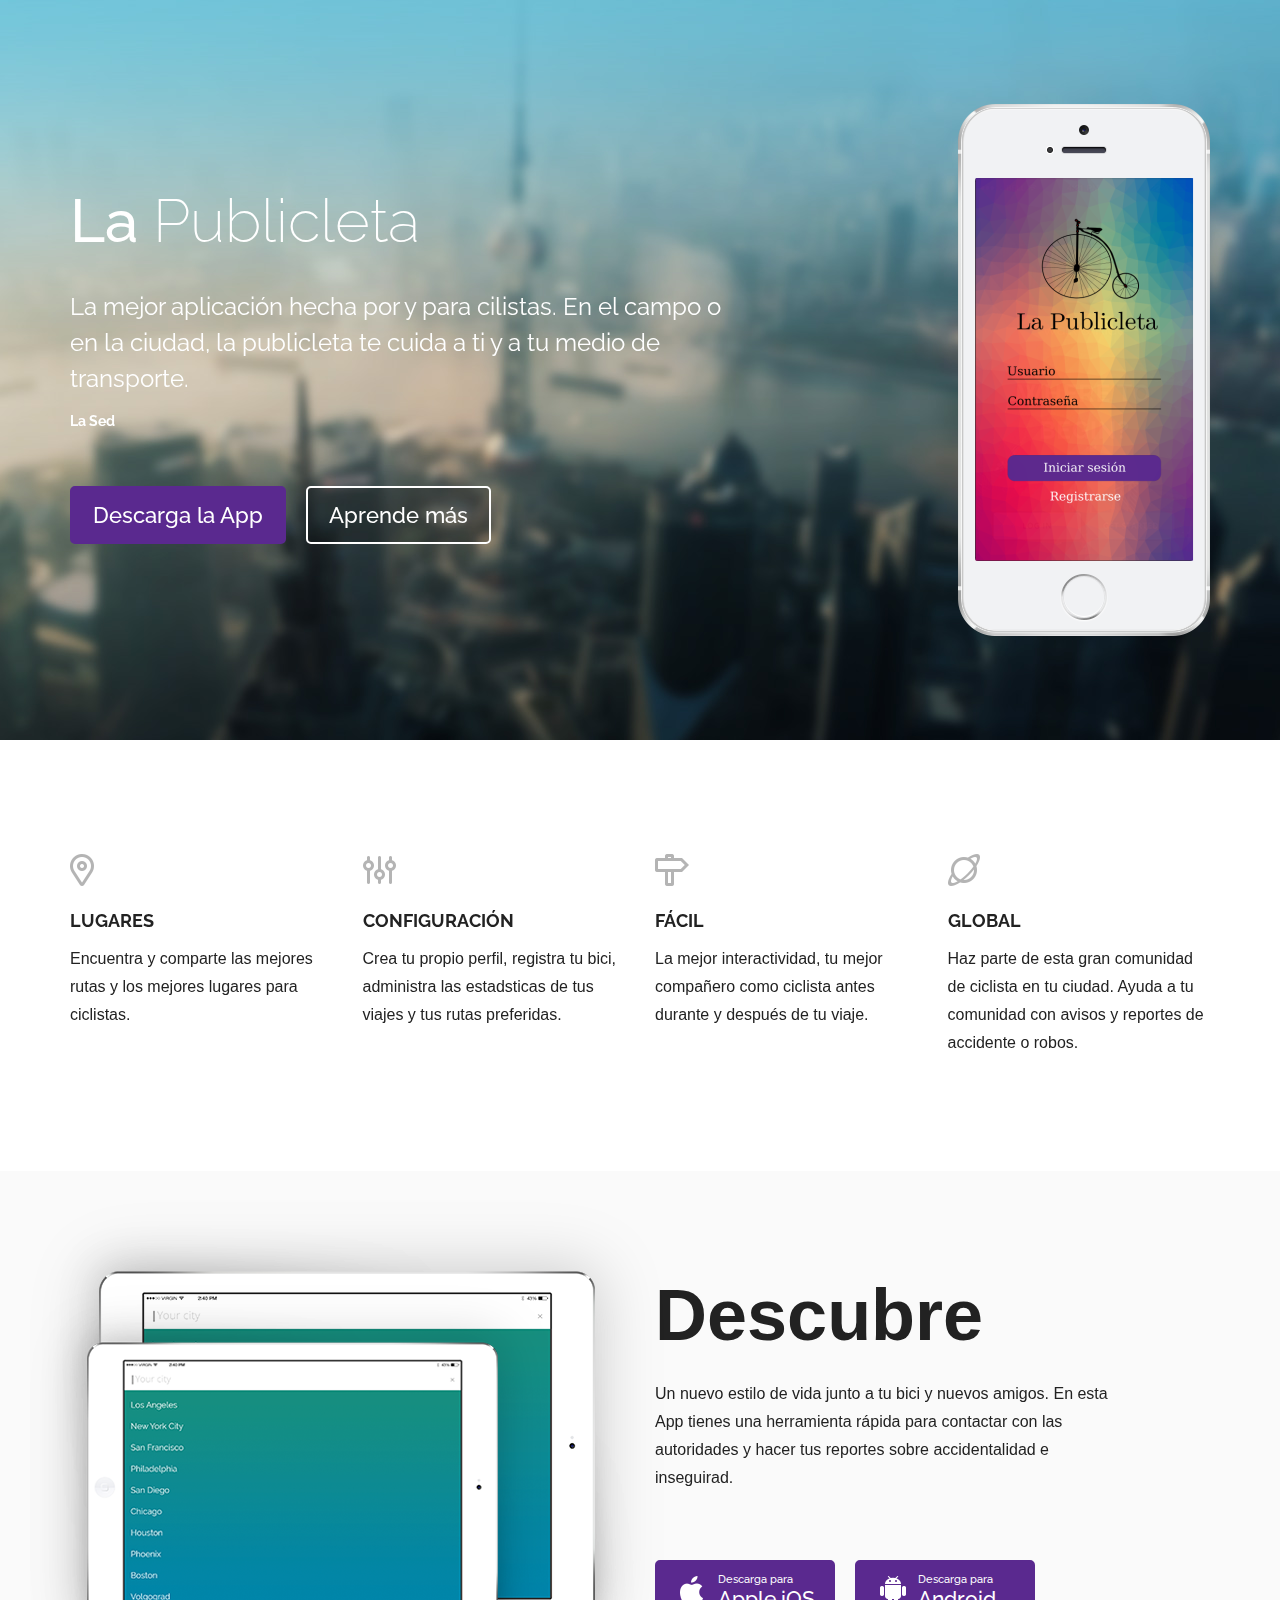
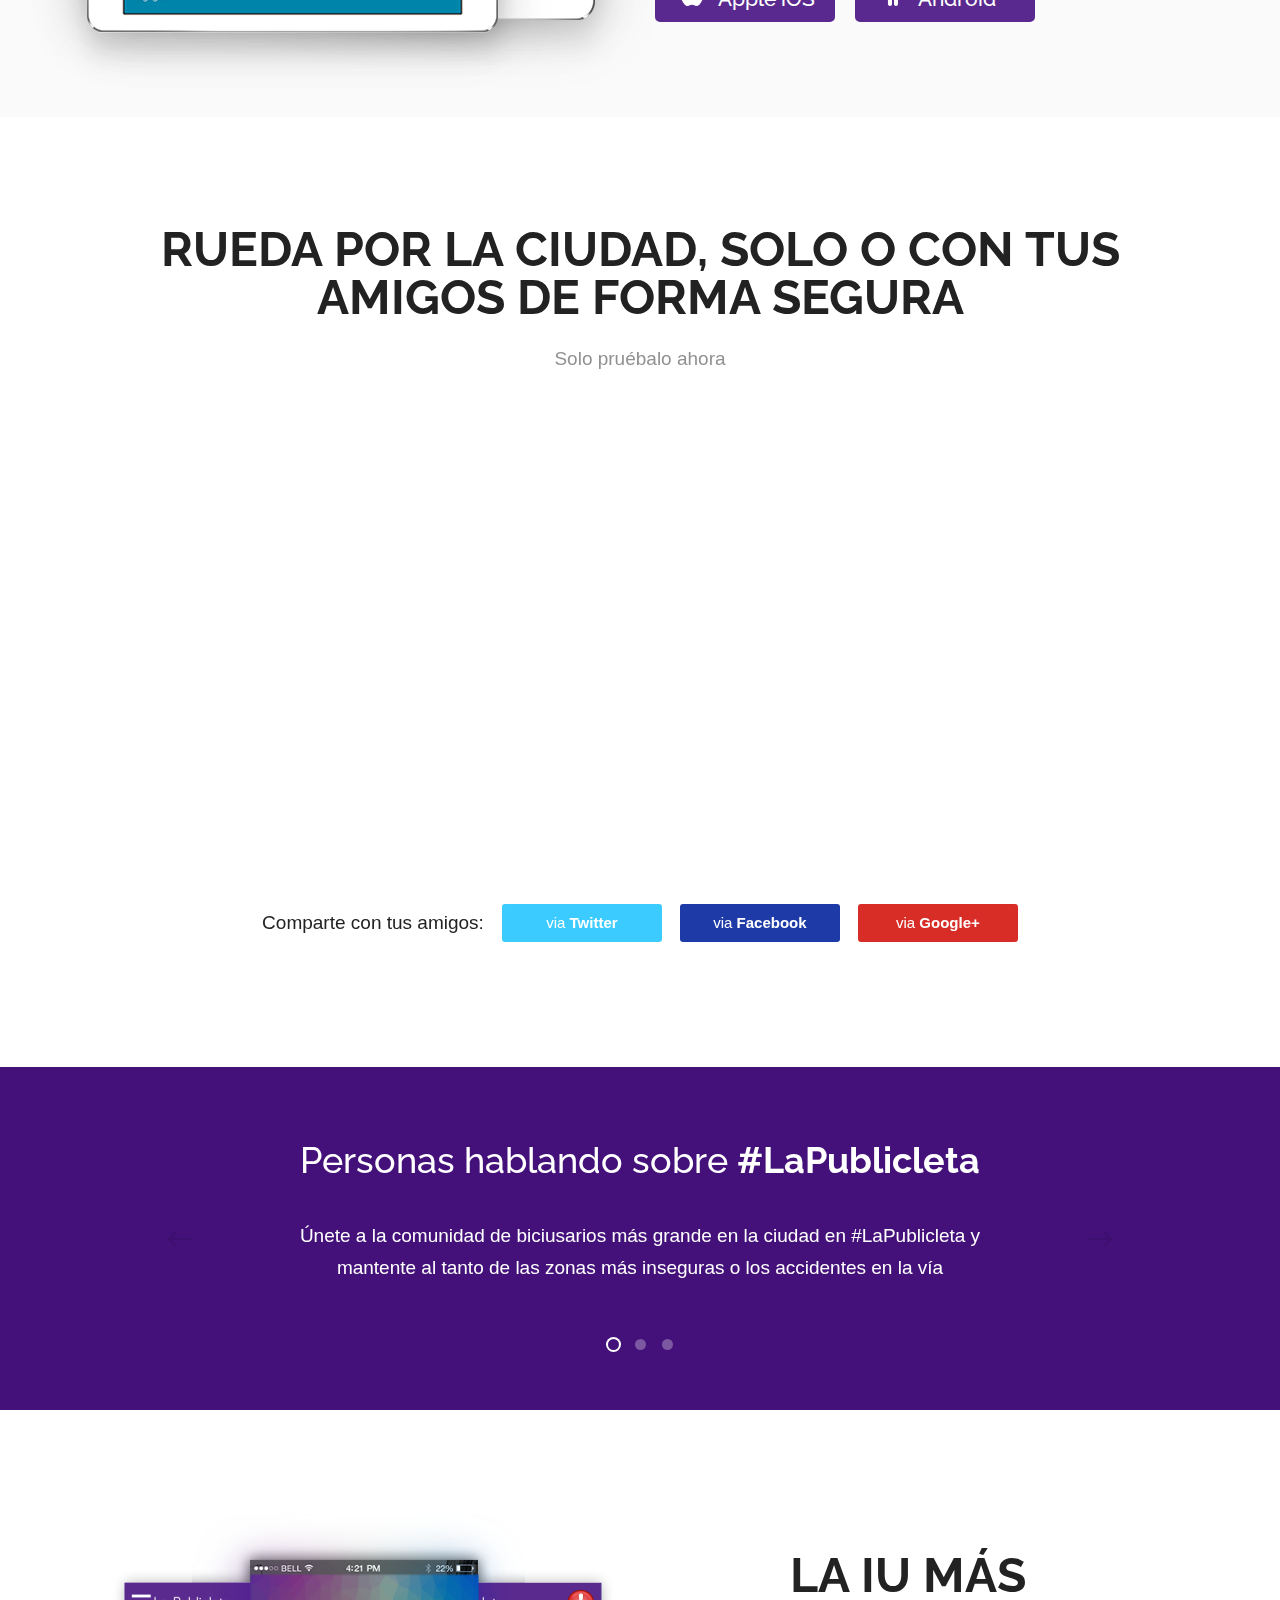
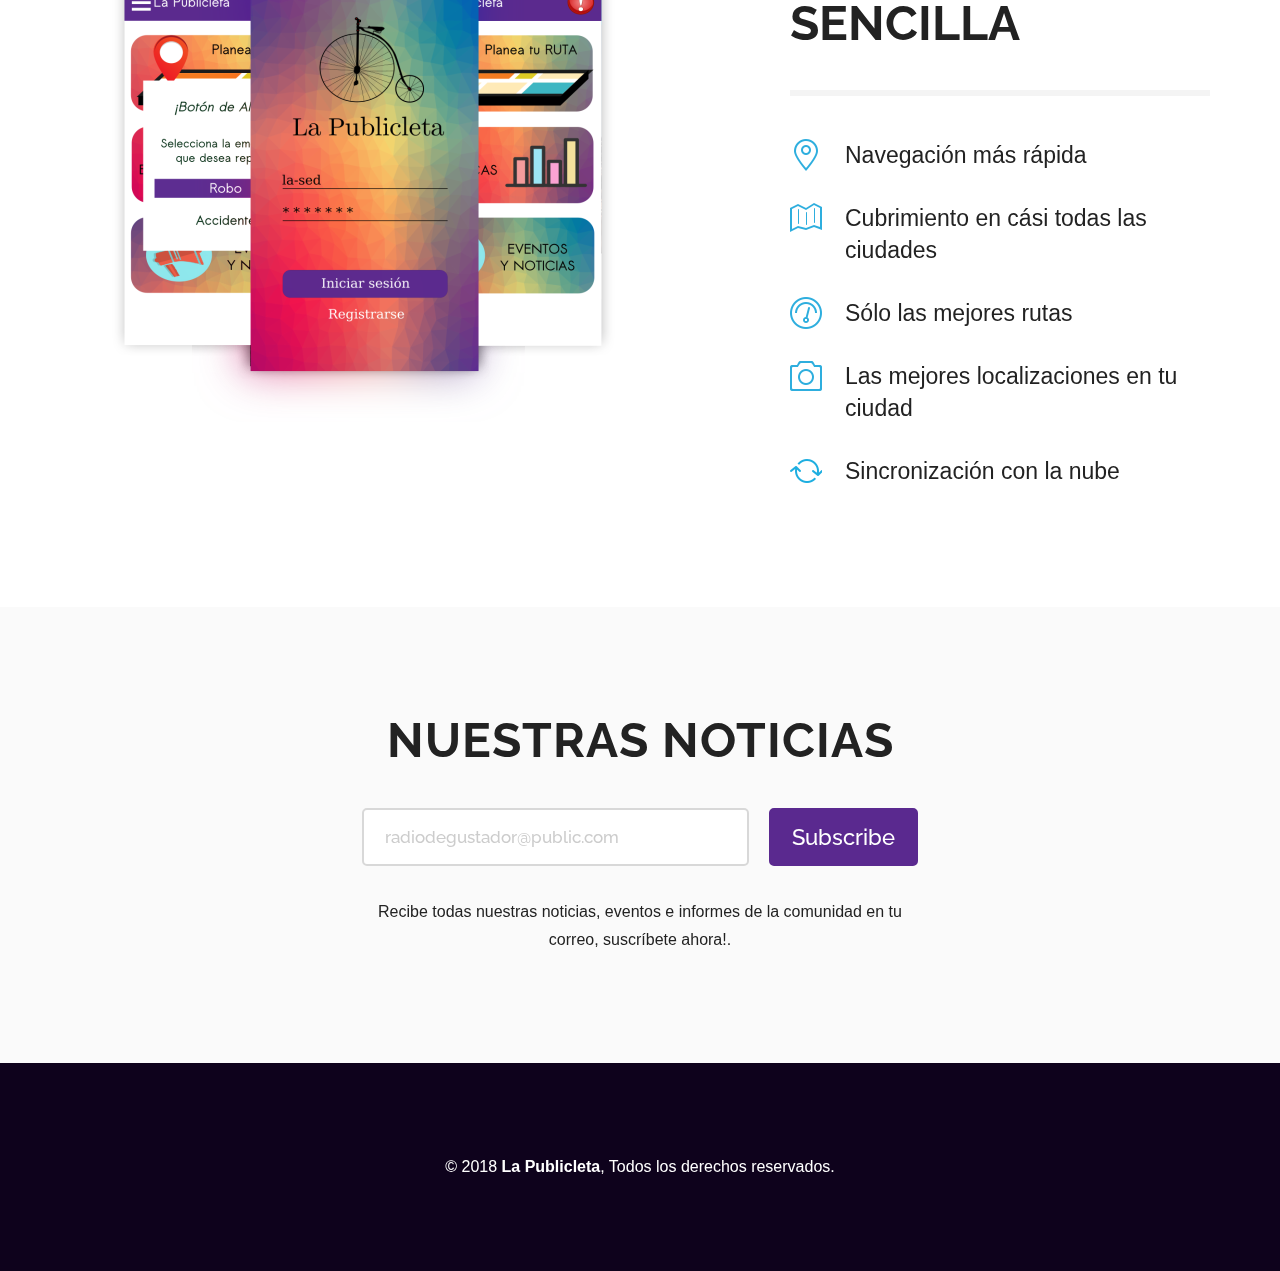
<file: WalkRideTemplate/index.html>
<!DOCTYPE HTML>
<html>
<head>
    <!-- <meta http-equiv="X-UA-Compatible" content="IE=edge"> -->
    <meta charset="utf-8">
    <meta name="viewport" content="width=device-width, initial-scale=1">
    <link rel="shortcut icon" href="favicon.ico">
    <title>La Publicleta: Más seguro y más libre</title>
    <meta name="description" content="A free responsive HTML 5 template with a clean style.">
    <meta name="keywords" content="free template, html 5, responsive, clean, scss">
    <link rel="apple-touch-icon" href="images/touch/apple-touch-icon.png">
    <link rel="apple-touch-icon" sizes="72x72" href="images/touch/apple-touch-icon-72x72.png">
    <link rel="apple-touch-icon" sizes="114x114" href="images/touch/apple-touch-icon-114x114.png">
    <link rel="apple-touch-icon" sizes="144x144" href="images/touch/apple-touch-icon-144x144.png">
    <meta property="og:title" content="">
    <meta property="og:description" content="">
    <meta property="og:url" content="">
    <meta property="og:image" content="">
    <meta name="format-detection" content="telephone=no">
    <meta name="format-detection" content="address=no">
    <link rel="stylesheet" href="css/style.css">  <!--Aqui se selecciona el archivo de CSS  de estilo-->
    <!--[if lt IE 9]>
        <script src="js/html5.js"></script>
        <script src="js/respond.js"></script>
    <![endif]-->
</head>
<body class="no-js">
    <div class="main">
        <header>
            <div class="wrap">
                <img src="upload/iphone.png" height="532" width="252" alt="" class="header-img">
                <div class="header-wrapper">
                    <h1>La <span>Publicleta</span></h1>
                    <p>La mejor aplicación hecha por y para cilistas. En el campo o en la ciudad, la publicleta te cuida a ti y a tu
                    medio de transporte.</p>
                    <p class="autor"><a href="#">La Sed</a></p>
                    <div class="buttons-wrapper">
                        <a href="#" class="button">Descarga la App</a>
                        <a href="#" class="button button-stripe">Aprende más</a>
                    </div>
                </div>
                <!-- /.header-wrapper -->
            </div>
            <!-- /.wrap -->
        </header>
        <div class="spanning">
            <div class="promo clearfix">
                <div class="wrap">
                    <div class="promo-wrapper clearfix">
                        <div class="promo-column">
                            <img src="upload/pin.png" height="32" width="24" alt="">
                            <h5>Lugares</h5>
                            <p>Encuentra y comparte las mejores rutas y los mejores lugares para ciclistas.</p>
                        </div>
                        <div class="promo-column">
                            <img src="upload/settings.png" height="32" width="33" alt="">
                            <h5>Configuración</h5>
                            <p>Crea tu propio perfil, registra tu bici, administra las estadsticas de tus viajes y tus rutas preferidas.</p>
                        </div>
                        <div class="promo-column">
                            <img src="upload/easy.png" height="32" width="34" alt="">
                            <h5>Fácil</h5>
                            <p>La mejor interactividad, tu mejor compañero como ciclista antes durante y después de tu viaje. </p>
                        </div>
                        <div class="promo-column">
                            <img src="upload/saturn.png" height="32" width="32" alt="">
                            <h5>Global</h5>
                            <p>Haz parte de esta gran comunidad de ciclista en tu ciudad. Ayuda a tu comunidad con avisos y reportes de accidente o robos. </p>
                        </div>
                    </div>
                </div>
                <!-- /.wrap -->
            </div>
            <!-- /.promo clearfix -->
            <div class="discover clearfix">
                <div class="wrap">
                    <div class="discover-content clearfix">
                        <h2>Descubre</h2>
                        <p>Un nuevo estilo de vida junto a tu bici y nuevos amigos. En esta App tienes una herramienta rápida para contactar con las autoridades y hacer tus reportes sobre accidentalidad e inseguirad.</p>
                        <div class="discover-button clearfix">
                            <a href="#" class="button button-download">
                                <span class="button-download-title">Descarga para</span>
                                <span class="button-download-subtitle">Apple iOS</span>
                            </a>
                            <a href="#" class="button button-download android">
                                <span class="button-download-title">Descarga para</span>
                                <span class="button-download-subtitle">Android</span>
                            </a>
                        </div>
                    </div>
                    <div class="discover-img">
                        <div class="discover-img-inside"><img src="upload/discover.png" height="486" width="634" alt=""></div>
                    </div>
                </div>
                <!-- /.wrap -->
            </div>
            <!-- /.discover clearfix -->
            <div class="video clearfix">
                <div class="wrap">
                    <div class="video-title">Rueda por la ciudad, solo o con tus amigos de forma segura</div>
                    <div class="video-subtitle">Solo pruébalo ahora</div>
                    <div class="video-block">
                       <iframe src="https://www.youtube.com/embed/da4aJPb2Yjo" width="814" height="458" frameborder="0" webkitallowfullscreen mozallowfullscreen allowfullscreen></iframe>
                    </div>
                    <div class="video-share-wrapper clearfix">
                        <ul class="social-list clearfix">
                            <li class="video-share-title">Comparte con tus amigos:</li>
                            <li><a href="#" class="social-twitter">via <strong>Twitter</strong></a></li>
                            <li><a href="#" class="social-facebook">via <strong>Facebook</strong></a></li>
                            <li><a href="#" class="social-google">via <strong>Google+</strong></a></li>
                        </ul>
                    </div>
                </div>
                <!-- /.wrap -->
            </div>
            <!-- /.videos clearfix -->
            <div class="comments clearfix">
                <div class="wrap">
                    <div class="tab">
                        <div class="box visible">
                            <h4>Personas hablando sobre <a href="#">#LaPublicleta</a></h4>
                            <p>Únete a la comunidad de biciusarios más grande en la ciudad en #LaPublicleta y mantente al tanto de las zonas más inseguras o los accidentes en la vía</p>
                        </div>
                        <div class="box">
                            <h4>Los usuarios la aman <a href="#">#LaPublicleta</a></h4>
                            <p>Saliendo el finde con @RadioDegustador utilizando #LaPublicletaApp!, estamos más seguros y el camino se nos hizo más corto y divertido!</p>
                        </div>
                        <div class="box">
                            <h4>La comunidad disfruta <a href="#">#LaPublicleta</a></h4>
                            <p>Nada que temer con #LaPublicleta, recuperé mi bici luego de usar el servicio de alerta de robo!</p>
                        </div>
                        <ul class="tabs">
                            <li class="active"></li>
                            <li></li>
                            <li></li>
                        </ul>
                        <a href="#" class="tab-prev"></a>
                        <a href="#" class="tab-next"></a>
                    </div>
                </div>
                <!-- /.wrap -->
            </div>
            <!-- /.comments clearfix -->
            <div class="simple clearfix">
                <div class="wrap">
                    <div class="simple-content">
                        <h3>La IU más sencilla</h3>
                        <ul>
                            <li class="clearfix"><img src="upload/ico1.png" height="32" width="32" alt=""><span>Navegación más rápida</span></li>
                            <li class="clearfix"><img src="upload/ico2.png" height="32" width="32" alt=""><span>Cubrimiento en cási todas las ciudades</span></li>
                            <li class="clearfix"><img src="upload/ico3.png" height="32" width="32" alt=""><span>Sólo las mejores rutas</span></li>
                            <li class="clearfix"><img src="upload/ico4.png" height="32" width="32" alt=""><span>Las mejores localizaciones en tu ciudad</span></li>
                            <li class="clearfix"><img src="upload/ico5.png" height="32" width="32" alt=""><span>Sincronización con la nube</span></li>
                        </ul>
                    </div>
                    <div class="simple-img">
                        <img src="upload/screen.png" height="508" width="587" alt="">
                    </div>
                </div>
                <!-- /.wrap -->
            </div>
            <!-- /.simple clearfix -->
            <div class="newsletter clearfix">
                <div class="wrap">
                    <div class="newsletter-title">Nuestras noticias</div>
                    <div class="newsletter-form clearfix">
                        <form action="">
                            <input type="email" placeholder="radiodegustador@public.com" class="input-text">
                            <input type="button" class="button" value="Subscribe">
                        </form>
                    </div>
                    <p>Recibe todas nuestras noticias, eventos e informes de la comunidad en tu correo, suscríbete ahora!.</p>
                </div>
                <!-- /.wrap -->
            </div>
            <!-- /.newsletter clearfix -->
        </div>
        <!-- /.spanning-columns -->
    </div>
    <!-- /.main -->
    <footer>
        <div class="wrap">
            <p>&copy; 2018 <strong>La Publicleta</strong>, Todos los derechos reservados.</p>
        </div>
        <!-- /.wrap -->
    </footer>
    <script src="js/jquery.js"></script>
    <script src="js/library.js"></script>
    <script src="js/script.js"></script>
    <script src="js/retina.js"></script>
</body>
</html>
</file>
<file: WalkRideTemplate/css/style.css>
@import url(http://fonts.googleapis.com/css?family=Raleway:400,200,500,700);

/* reset --------------------------  */

html,
body,
div,
ul,
ol,
li,
dl,
dt,
dd,
h1,
h2,
h3,
h4,
h5,
h6,
pre,
form,
dfn,
del,
p,
blockquote,
fieldset,
input,
textarea,
select,
article,
aside,
details,
figcaption,
figure,
footer,
header,
hgroup,
nav,
section,
button,
canvas,
video {
    margin: 0;
    padding: 0;
}

h1,
h2,
h3,
h4,
h5,
h6,
pre,
code,
address,
caption,
cite,
code,
th,
dfn,
del {
    font-weight: normal;
    font-style: normal;
}

ul,
ol {
    list-style: none
}

fieldset,
img {
    border: none
}

caption,
th {
    text-align: left
}

table {
    border-collapse: collapse;
    border-spacing: 0;
}

input[type="button"],
input[type="submit"],
input[type="reset"],
button {
    cursor: pointer
}

input[type="button"],
input[type="submit"],
input[type="reset"],
button,
input[type="search"],
input[type="text"],
input[type="email"],
input[type="tel"],
input[type="number"],
textarea {
    -webkit-appearance: none;
    -moz-appearance: none;
    -ms-appearance: none;
    appearance: none;
}

input,
button,
textarea {
    line-height: normal;
    font-family: "Helvetica Neue", Helvetica, Arial, sans-serif;
}

input[type="search"]::-webkit-search-cancel-button,
input[type="search"]::-webkit-search-decoration {
    -webkit-appearance: none
}

button::-moz-focus-inner,
input::-moz-focus-inner {
    border: 0;
    padding: 0;
}

input[type="hidden"],
[hidden],
.hidden {
    display: none
}

textarea {
    overflow: auto;
    resize: none;
}

article,
aside,
details,
figcaption,
figure,
footer,
header,
nav,
section,
.clearfix {
    display: block
}

audio,
canvas,
video {
    display: inline-block
}

a > img {
    vertical-align: bottom
}

strong,
.strong,
b {
    font-weight: bold
}

em,
.italic,
i {
    font-style: italic
}

del,
.del {
    text-decoration: line-through
}

:focus {
    outline: none
}

img {
    max-width: 100%;
    width: auto;
    height: auto;
}

/* tools --------------------------  */

.clear {
    clear: both;
    display: block;
    line-height: 0;
    height: 0;
    font-size: 0;
}

.clearfix:after,
.wrap:after,
.spanning:after,
.content:after,
.main:after,
aside:after,
section:after,
article:after,
.text:after {
    content: ".";
    display: block;
    clear: both;
    visibility: hidden;
    line-height: 0;
    height: 0;
    font-size: 0;
}

.align-left {
    float: left !important
}

.align-right {
    float: right !important
}

.overflow-hidden {
    overflow: hidden;
    display: block;
}

/* common --------------------------  */

.comments .tab-prev,
.comments .tab-next,
.button-download:after {
    background: url(../images/sprite.png) 0 0 no-repeat
}

html {
    height: 100%;
    background: white;
}

body {
    height: 100%;
    font: 16px/28px "Helvetica Neue", Helvetica, Arial, sans-serif;
    color: #222222;
    -webkit-font-smoothing: antialiased;
    -webkit-backface-visibility: hidden;
    -ms-text-size-adjust: 100%;
    -webkit-text-size-adjust: 100%;
}

.main {
    min-height: 100%;
    overflow: hidden;
    -moz-box-sizing: border-box;
    -webkit-box-sizing: border-box;
    box-sizing: border-box;
}

.wrap {
    margin: 0 auto;
    padding: 0 15px;
    max-width: 1140px;
}

a {
    color: #5a298f;
    cursor: pointer;
    background: transparent;
    text-decoration: none;
}

a:hover {
    color: #5a298f
}

a:active {
    color: #7233b5
}

.error {
    color: red !important;
    border-color: red !important;
}

.success {
    color: #00cc00 !important;
    border-color: #00cc00 !important;
}

.disabled {
    color: #999999 !important;
    border-color: #999999 !important;
    cursor: default !important;
}

.input-text,
.textarea {
    width: 100%;
    float: left;
    border: 2px solid #d8d8d8;
    background: white;
    height: 58px;
    padding: 10px 21px;
    font: 500 17px/34px "Raleway", "Helvetica Neue", Helvetica, Arial, sans-serif;
    -moz-transition: color 0.1s linear, background-color 0.1s linear, border-color 0.1s linear;
    -ms-transition: color 0.1s linear, background-color 0.1s linear, border-color 0.1s linear;
    -o-transition: color 0.1s linear, background-color 0.1s linear, border-color 0.1s linear;
    -webkit-transition: color 0.1s linear, background-color 0.1s linear, border-color 0.1s linear;
    transition: color 0.1s linear, background-color 0.1s linear, border-color 0.1s linear;
    -moz-border-radius: 5px;
    -webkit-border-radius: 5px;
    border-radius: 5px;
    -moz-box-sizing: border-box;
    -webkit-box-sizing: border-box;
    box-sizing: border-box;
}

.input-text:focus,
.textarea:focus {
    border-color: #aeaeae
}

.textarea {
    font-family: "Helvetica Neue", Helvetica, Arial, sans-serif
}

.button {
    color: white;
    background: #5a298f;
    height: 58px;
    border: 2px solid #5a298f;
    font: 500 22px "Raleway", "Helvetica Neue", Helvetica, Arial, sans-serif;
    padding: 0 21px;
    -moz-transition: color 0.1s linear, background-color 0.1s linear, border-color 0.1s linear;
    -ms-transition: color 0.1s linear, background-color 0.1s linear, border-color 0.1s linear;
    -o-transition: color 0.1s linear, background-color 0.1s linear, border-color 0.1s linear;
    -webkit-transition: color 0.1s linear, background-color 0.1s linear, border-color 0.1s linear;
    transition: color 0.1s linear, background-color 0.1s linear, border-color 0.1s linear;
    -moz-border-radius: 5px;
    -webkit-border-radius: 5px;
    border-radius: 5px;
    -moz-box-sizing: border-box;
    -webkit-box-sizing: border-box;
    box-sizing: border-box;
}

.button:hover {
    background: #7233b5 ;
    border-color: #7233b5;
}

.button:active {
    background: #7233b5;
    border-color: #7233b5;
}

a.button {
    text-decoration: none;
    display: inline-block;
    line-height: 54px;
    color: white;
}

a.button:hover {
    color: white
}

a.button:active {
    color: white
}

a.button.button-stripe {
    background-color: rgba(0, 0, 0, 0.2);
    border-color: white;
}

a.button.button-stripe:hover {
    color: #222222;
    background-color: white;
    border-color: white;
}

a.button.button-stripe:active {
    color: #222222;
    background-color: #e5e5e5;
    border-color: #e5e5e5;
}

::-webkit-input-placeholder {
    color: #cccccc
}

:-moz-placeholder {
    color: #cccccc
}

::-moz-placeholder {
    color: #cccccc
}

:-ms-input-placeholder {
    color: #cccccc
}

input:focus::-webkit-input-placeholder {
    color: transparent
}

/* header --------------------------  */

header {
    padding: 104px 0;
    background: url(../images/header.jpg) no-repeat 50% 50%;
    font: 24px/36px "Raleway", "Helvetica Neue", Helvetica, Arial, sans-serif;
    color: white;
    -moz-background-size: cover;
    -webkit-background-size: cover;
    -o-background-size: cover;
    background-size: cover;
    -moz-box-sizing: border-box;
    -webkit-box-sizing: border-box;
    box-sizing: border-box;
}

header h1 {
    font-size: 60px;
    line-height: 60px;
    font-weight: 500;
    margin-bottom: 38px;
}

header h1 span {
    font-weight: 200
}

header .autor {
    padding: 12px 0 0;
    font-size: 14px;
    line-height: 24px;
    font-weight: bold;
    color: white;
}

header .autor a {
    color: white
}

header .autor a:hover {
    color: white;
    opacity: 0.8;
    filter: alpha(opacity=80);
}

header .autor a:active {
    color: white;
    opacity: 1;
    filter: alpha(opacity=100);
}

header .buttons-wrapper {
    padding-top: 53px
}

header .buttons-wrapper .button-stripe {
    margin-left: 14px
}

.header-img {
    float: right
}

.header-wrapper {
    padding-top: 87px;
    max-width: 655px;
}

/* footer --------------------------  */

footer {
    background: #0e021c;
    color: white;
    font-size: 16px;
    line-height: 28px;
    padding: 90px 0;
    text-align: center;
    -moz-box-sizing: border-box;
    -webkit-box-sizing: border-box;
    box-sizing: border-box;
}

/* home --------------------------  */

/* content --------------------------  */

.spanning {
    clear: both
}

.newsletter {
    background: #fafafa;
    padding: 103px 0 109px;
    text-align: center;
}

.newsletter p {
    font-size: 16px;
    line-height: 28px;
    max-width: 556px;
    margin: 0 auto;
    clear: both;
}

.newsletter-title {
    font: bold 48px/60px "Raleway", "Helvetica Neue", Helvetica, Arial, sans-serif;
    letter-spacing: 1px;
    text-transform: uppercase;
    margin-bottom: 38px;
}

.newsletter-form {
    position: relative;
    display: inline-block;
    padding-right: 169px;
    max-width: 556px;
    min-width: 556px;
    height: 58px;
    margin-bottom: 32px;
    -moz-box-sizing: border-box;
    -webkit-box-sizing: border-box;
    box-sizing: border-box;
}

.newsletter-form .button {
    position: absolute;
    right: 0;
    top: 0;
    padding-left: 0;
    padding-right: 0;
    width: 149px;
}

.promo {
    padding: 114px 0 54px
}

.promo-wrapper {
    margin: 0 -15px
}

.promo-column {
    padding: 0 15px 60px;
    float: left;
    -moz-box-sizing: border-box;
    -webkit-box-sizing: border-box;
    box-sizing: border-box;
    width: 25%;
}

.promo-column img {
    display: block;
    margin-bottom: 23px;
}

.promo-column h5 {
    font: bold 18px/24px "Raleway", "Helvetica Neue", Helvetica, Arial, sans-serif;
    text-transform: uppercase;
    margin-bottom: 12px;
}

.simple {
    padding: 104px 0 89px
}

.simple-content {
    float: right;
    padding-top: 37px;
    width: 420px;
}

.simple-content h3 {
    font: 700 48px/48px "Raleway", "Helvetica Neue", Helvetica, Arial, sans-serif;
    text-transform: uppercase;
    border-bottom: solid 6px #f4f4f4;
    padding-bottom: 43px;
    margin-bottom: 43px;
}

.simple-content ul {
    margin-bottom: 5px
}

.simple-content ul li {
    font-size: 23px;
    line-height: 32px;
    font-weight: 300;
    margin-bottom: 31px;
}

.simple-content ul li img {
    float: left;
    margin-right: 23px;
}

.simple-content ul li span {
    display: block;
    overflow: hidden;
}

.simple-img {
    float: left;
    max-width: 587px;
    width: 53%;
}

.simple-img img {
    display: block;
    margin: 0 auto;
}

.comments {
    background: #44117a;
    color: white;
    text-align: center;
    padding: 70px 0 60px;
}

.comments .box {
    display: none;
    padding: 0 195px 55px;
}

.comments .box.visible {
    display: block
}

.comments .box h4 {
    font: 500 36px/46px "Raleway", "Helvetica Neue", Helvetica, Arial, sans-serif;
    margin-bottom: 37px;
}

.comments .box h4 a {
    font-weight: bold;
    color: white;
}

.comments .box h4 a:hover {
    text-decoration: underline
}

.comments .box p {
    font-size: 19px;
    line-height: 32px;
    font-weight: 300;
}

.comments .tabs {
    display: block;
    text-align: center;
    font-size: 0;
    line-height: 0;
}

.comments .tabs li {
    display: inline-block;
    margin: 0 8px;
    width: 11px;
    height: 11px;
    -moz-border-radius: 50%;
    -webkit-border-radius: 50%;
    border-radius: 50%;
    background-color: rgba(255, 255, 255, 0.3);
    box-shadow: 0 0 0 2px rgba(255, 255, 255, 0);
    cursor: pointer;
    -moz-transition: box-shadow 0.3s ease, background-color 0.3s ease;
    -ms-transition: box-shadow 0.3s ease, background-color 0.3s ease;
    -o-transition: box-shadow 0.3s ease, background-color 0.3s ease;
    -webkit-transition: box-shadow 0.3s ease, background-color 0.3s ease;
    transition: box-shadow 0.3s ease, background-color 0.3s ease;
}

.comments .tabs li:hover {
    background-color: white
}

.comments .tabs li.active {
    background-color: transparent;
    box-shadow: 0 0 0 2px white;
}

.comments .tab {
    position: relative
}

.comments .tab-prev,
.comments .tab-next {
    position: absolute;
    left: 98px;
    top: 94px;
    width: 23px;
    height: 16px;
    background-position: 0 0;
    opacity: 0.5;
    filter: alpha(opacity=50);
}

.comments .tab-prev:hover,
.comments .tab-next:hover {
    opacity: 1;
    filter: alpha(opacity=100);
}

.comments .tab-next {
    left: auto;
    right: 98px;
    background-position: -50px 0;
}

.video-title {
    font: bold 48px/48px "Raleway", "Helvetica Neue", Helvetica, Arial, sans-serif;
    text-align: center;
    text-transform: uppercase;
    margin-bottom: 25px;
}

.video-subtitle {
    font-size: 19px;
    line-height: 25px;
    color: #919191;
    text-align: center;
}

.video {
    padding: 108px 0 116px
}

.video-block {
    padding-top: 34px;
    margin: 0 auto 32px;
    max-width: 760px;
}

.video-share-wrapper {
    clear: both;
    text-align: center;
}

.social-list {
    display: inline-block
}

.social-list li {
    font-size: 19px;
    line-height: 38px;
    float: left;
    margin: 0 9px;
}

.social-list li a {
    font-size: 15px;
    line-height: 38px;
    display: block;
    width: 160px;
    height: 38px;
    -moz-border-radius: 3px;
    -webkit-border-radius: 3px;
    border-radius: 3px;
    background-color:#3bcbff;
    color: white;
    text-align: center;
    -moz-transition: color 0.1s linear, background-color 0.1s linear, border-color 0.1s linear;
    -ms-transition: color 0.1s linear, background-color 0.1s linear, border-color 0.1s linear;
    -o-transition: color 0.1s linear, background-color 0.1s linear, border-color 0.1s linear;
    -webkit-transition: color 0.1s linear, background-color 0.1s linear, border-color 0.1s linear;
    transition: color 0.1s linear, background-color 0.1s linear, border-color 0.1s linear;
}

.social-list li a:hover {
    background-color: #6ed9ff
}

.social-list li a:active {
    background-color: #08bdff
}

.social-list li a.social-facebook {
    background-color: #1e3aa6
}

.social-list li a.social-facebook:hover {
    background-color: #2649d1
}

.social-list li a.social-facebook:active {
    background-color: #162b7b
}

.social-list li a.social-google {
    background-color: #d72d26
}

.social-list li a.social-google:hover {
    background-color: #e05650
}

.social-list li a.social-google:active {
    background-color: #ac241e
}

.discover {
    padding: 31px 0 25px;
    background: #fafafa;
}

.discover-content {
    float: right;
    width: 50%;
    padding: 77px 97px 50px 15px;
    -moz-box-sizing: border-box;
    -webkit-box-sizing: border-box;
    box-sizing: border-box;
}

.discover-content h2 {
    font-size: 72px;
    line-height: 72px;
    font-weight: bold;
    margin-bottom: 29px;
}

.discover-button {
    padding-top: 68px;
    margin: 0 -10px;
    clear: both;
}

.button-download {
    height: 62px;
    float: left;
    font: 500 11px/13px "Raleway", "Helvetica Neue", Helvetica, Arial, sans-serif;
    padding-left: 61px;
    padding-right: 0;
    width: 180px;
    text-align: left;
    margin: 0 10px 20px;
    position: relative;
    -moz-box-sizing: border-box;
    -webkit-box-sizing: border-box;
    box-sizing: border-box;
}

.button-download:after {
    content: "";
    position: absolute;
    left: 23px;
    top: 14px;
    width: 32px;
    height: 32px;
    background-position: -100px 0;
}

.button-download.android:after {
    background-position: -150px 0
}

.button-download-title {
    padding: 11px 0 1px;
    display: block;
    font-size: 11px;
    line-height: 13px;
    text-align: left;
}

.button-download-subtitle {
    display: block;
    font-size: 21px;
    line-height: 23px;
    text-align: left;
}

.discover-img {
    float: left;
    width: 50%;
}

.discover-img img {
    display: block
}

.discover-img-inside {
    margin: 0 -40px
}

/* sidebar --------------------------  */

/* media --------------------------  */

/* ===[ Responsive all mobile sizes ]=== */

@media (max-width: 979px) { 
  .newsletter-form {
      min-width: 0
  }

  .newsletter-title {
      font-size: 36px;
      line-height: 48px;
  }

  .header-img {
      display: none
  }

  .header-wrapper {
      padding-top: 0;
      max-width: none;
  }

  header {
      text-align: center;
      font-size: 19px;
      line-height: 28px;
  }

  header h1 {
      font-size: 46px;
      line-height: 52px;
  }

  header .buttons-wrapper .button {
      margin-bottom: 20px
  }

  .promo-column {
      width: auto;
      max-width: 290px;
      margin-left: auto;
      margin-right: auto;
      float: none;
      text-align: center;
  }

  .promo-column img {
      margin-left: auto;
      margin-right: auto;
  }

  .simple-content {
      float: none;
      width: auto;
      padding-top: 0;
  }

  .simple-content h3 {
      font-size: 36px;
      line-height: 46px;
      text-align: center;
  }

  .simple-content ul {
      max-width: 310px;
      margin-left: auto;
      margin-right: auto;
  }

  .simple-img {
      float: none;
      width: auto;
      max-width: none;
      margin-left: -80px;
      margin-right: -80px;
  }

  .comments .box {
      padding-left: 0;
      padding-right: 0;
  }

  .comments .tab-prev,
  .comments .tab-next {
      display: none
  }

  .social-list li {
      float: none;
      text-align: center;
      padding-top: 20px;
  }

  .social-list li:first-child {
      padding-top: 0
  }

  .social-list li a {
      margin-left: auto;
      margin-right: auto;
  }

  .video-title {
      font-size: 36px;
      line-height: 46px;
  }

  .discover-content {
      float: none;
      width: auto;
      padding-left: 0;
      padding-right: 0;
      text-align: center;
  }

  .discover-content h2 {
      font-size: 60px;
      line-height: 60px;
  }

  .discover-img {
      float: none;
      width: auto;
  }

  .discover-img img {
      margin: 0 auto
  }

  .discover-button {
      text-align: center
  }

  .discover-button .button-download {
      float: none;
      display: inline-block;
  }

  .comments .tabs li {
      width: 18px;
      height: 18px;
      margin: 0 14px;
  }
}

/* ===[ Responsive just mobile portrait ]=== */

@media (max-width: 479px) { 
  header .buttons-wrapper .button.button-stripe {
      margin-left: 0
  }

  .discover-content h2 {
      font-size: 36px;
      line-height: 46px;
  }
}

@media only screen and (-webkit-min-device-pixel-ratio: 2), only screen and (min--moz-device-pixel-ratio: 2), only screen and (-o-min-device-pixel-ratio: 2 / 1), only screen and (min-device-pixel-ratio: 2), only screen and (min-resolution: 192dpi), only screen and (min-resolution: 2dppx) { 
  .comments .tab-prev,
  .comments .tab-next,
  .button-download:after,
  .comments .tab-prev,
  .comments .tab-next,
  .button-download:after {
      background: url(../images/sprite@2x.png) 0 0 no-repeat;
      -moz-background-size: 200px 50px;
      -webkit-background-size: 200px 50px;
      -o-background-size: 200px 50px;
      background-size: 200px 50px;
  }
}
</file>
